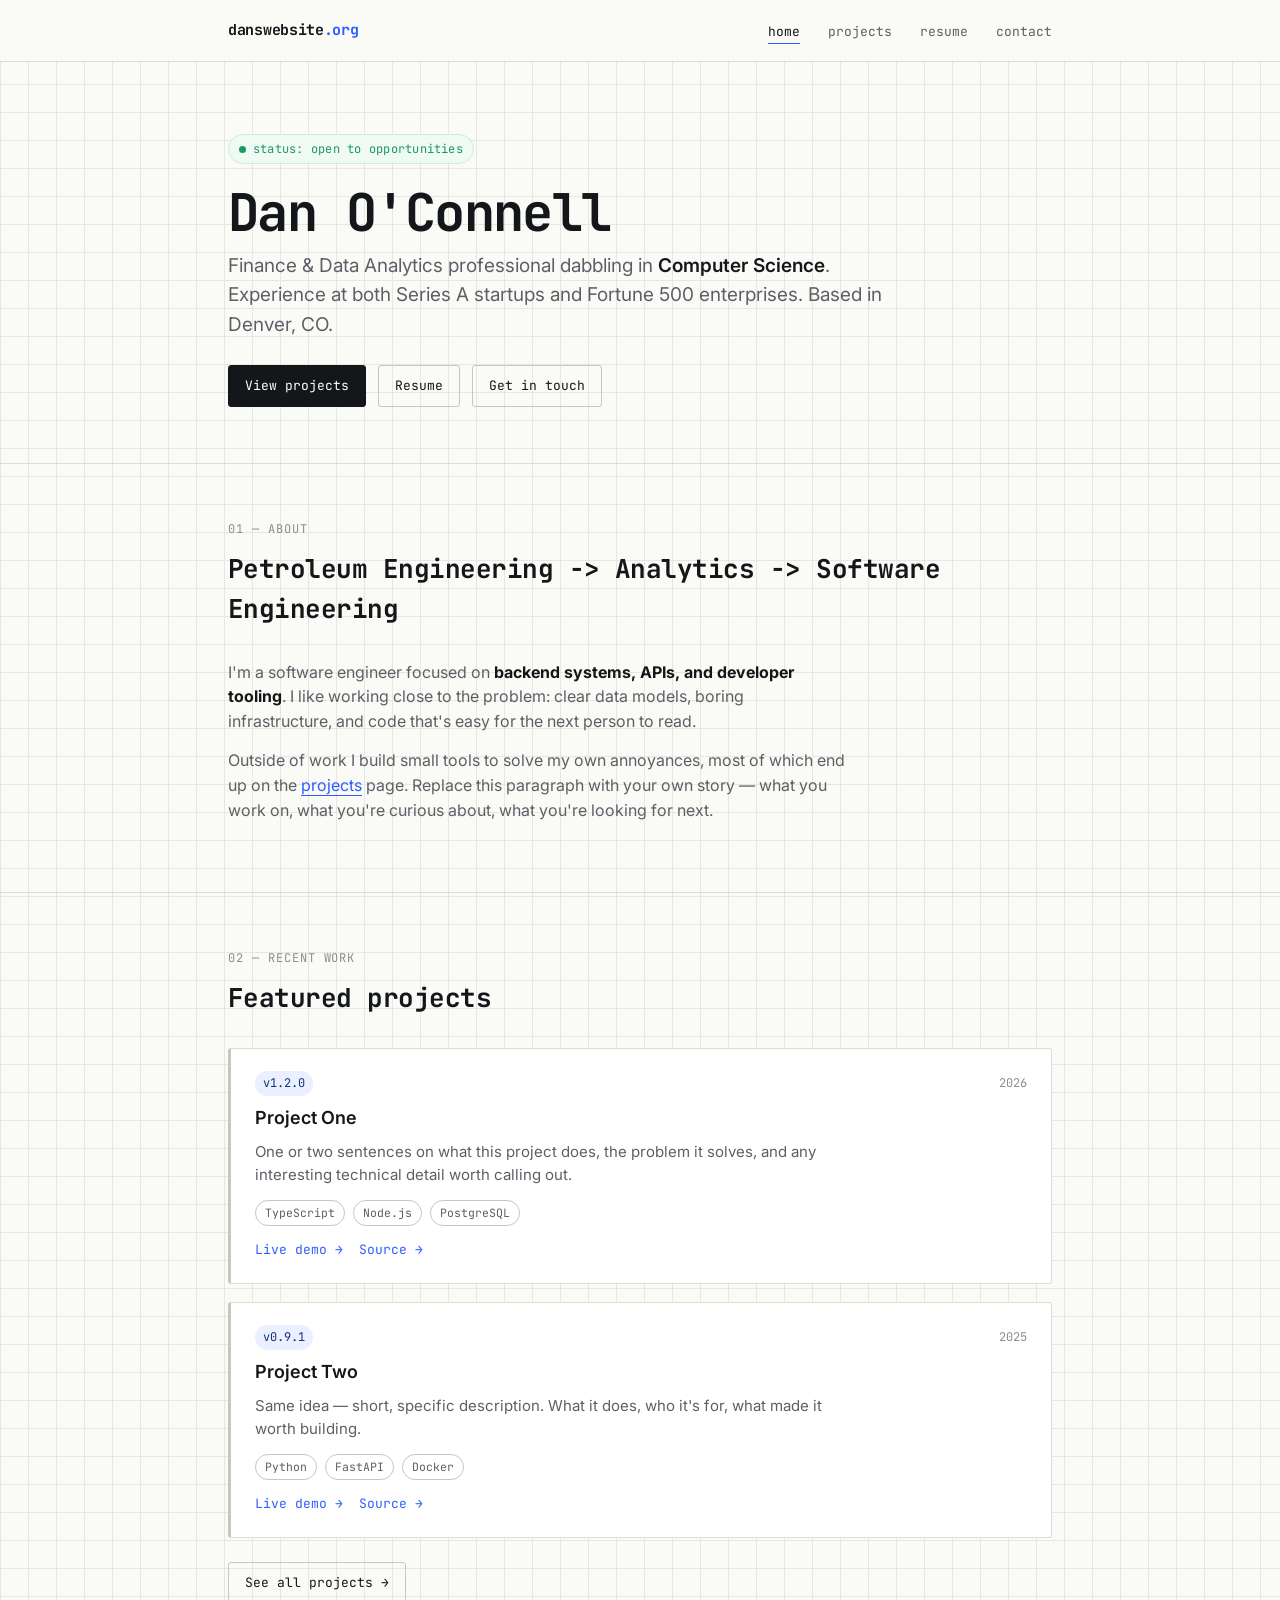
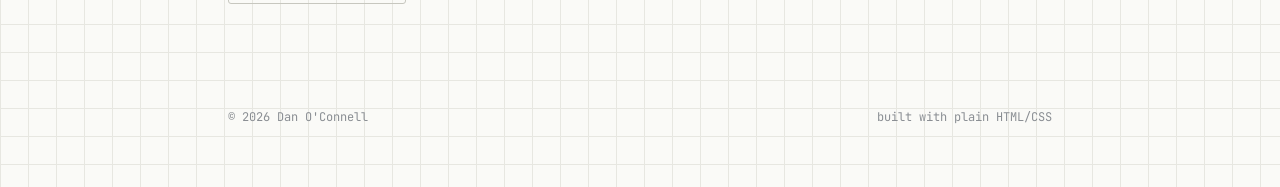
<file: index.html>
<!DOCTYPE html>
<html lang="en">
<head>
<meta charset="UTF-8">
<meta name="viewport" content="width=device-width, initial-scale=1.0">
<title>Dan O'Connell</title>
<meta name="description" content="Dan O'Connell - Projects, resume, and contact.">
<link rel="preconnect" href="https://fonts.googleapis.com">
<link rel="preconnect" href="https://fonts.gstatic.com" crossorigin>
<link href="https://fonts.googleapis.com/css2?family=Inter:wght@400;500;600;700&family=JetBrains+Mono:wght@400;500;700&display=swap" rel="stylesheet">
<link rel="stylesheet" href="styles.css">
</head>
<body>

<header class="site-header">
  <div class="wrap">
    <a class="brand" href="index.html">danswebsite<span class="dot">.org</span></a>
    <nav>
      <ul class="nav-links">
        <li><a href="index.html" aria-current="page">home</a></li>
        <li><a href="projects.html">projects</a></li>
        <li><a href="resume.html">resume</a></li>
        <li><a href="contact.html">contact</a></li>
      </ul>
    </nav>
  </div>
</header>

<main>
  <section class="hero">
    <div class="wrap">
      <span class="status-badge"><span class="pulse"></span>status: open to opportunities</span>
      <h1 class="hero-name">Dan O'Connell</h1>
      <p class="hero-role">Finance & Data Analytics professional dabbling in <strong>Computer Science</strong>. Experience at both Series A startups and Fortune 500 enterprises. Based in Denver, CO.</p>
      <div class="hero-links">
        <a class="btn btn-primary" href="projects.html">View projects</a>
        <a class="btn" href="resume.html">Resume</a>
        <a class="btn" href="contact.html">Get in touch</a>
      </div>
    </div>
  </section>

  <section class="block">
    <div class="wrap">
      <p class="eyebrow">01 — About</p>
      <h2 class="section-title">Petroleum Engineering -> Analytics -> Software Engineering</h2>
      <div class="about-text">
        <p>I'm a software engineer focused on <strong>backend systems, APIs, and developer tooling</strong>. I like working close to the problem: clear data models, boring infrastructure, and code that's easy for the next person to read.</p>
        <p>Outside of work I build small tools to solve my own annoyances, most of which end up on the <a href="projects.html" style="color: var(--accent); text-decoration: none; border-bottom: 1px solid var(--accent);">projects</a> page. Replace this paragraph with your own story — what you work on, what you're curious about, what you're looking for next.</p>
      </div>
    </div>
  </section>

  <section class="block">
    <div class="wrap">
      <p class="eyebrow">02 — Recent work</p>
      <h2 class="section-title">Featured projects</h2>
      <div class="changelog">

        <article class="entry">
          <div class="entry-head">
            <span class="entry-tag">v1.2.0</span>
            <span class="entry-date">2026</span>
          </div>
          <h3 class="entry-title">Project One</h3>
          <p class="entry-desc">One or two sentences on what this project does, the problem it solves, and any interesting technical detail worth calling out.</p>
          <div class="entry-stack">
            <span class="chip">TypeScript</span>
            <span class="chip">Node.js</span>
            <span class="chip">PostgreSQL</span>
          </div>
          <div class="entry-links">
            <a href="#">Live demo →</a>
            <a href="#">Source →</a>
          </div>
        </article>

        <article class="entry">
          <div class="entry-head">
            <span class="entry-tag">v0.9.1</span>
            <span class="entry-date">2025</span>
          </div>
          <h3 class="entry-title">Project Two</h3>
          <p class="entry-desc">Same idea — short, specific description. What it does, who it's for, what made it worth building.</p>
          <div class="entry-stack">
            <span class="chip">Python</span>
            <span class="chip">FastAPI</span>
            <span class="chip">Docker</span>
          </div>
          <div class="entry-links">
            <a href="#">Live demo →</a>
            <a href="#">Source →</a>
          </div>
        </article>

      </div>
      <p style="margin-top: 24px;"><a class="btn" href="projects.html">See all projects →</a></p>
    </div>
  </section>
</main>

<footer class="site-footer">
  <div class="wrap">
    <span class="footer-note">© 2026 Dan O'Connell</span>
    <span class="footer-note">built with plain HTML/CSS</span>
  </div>
</footer>

</body>
</html>
</file>
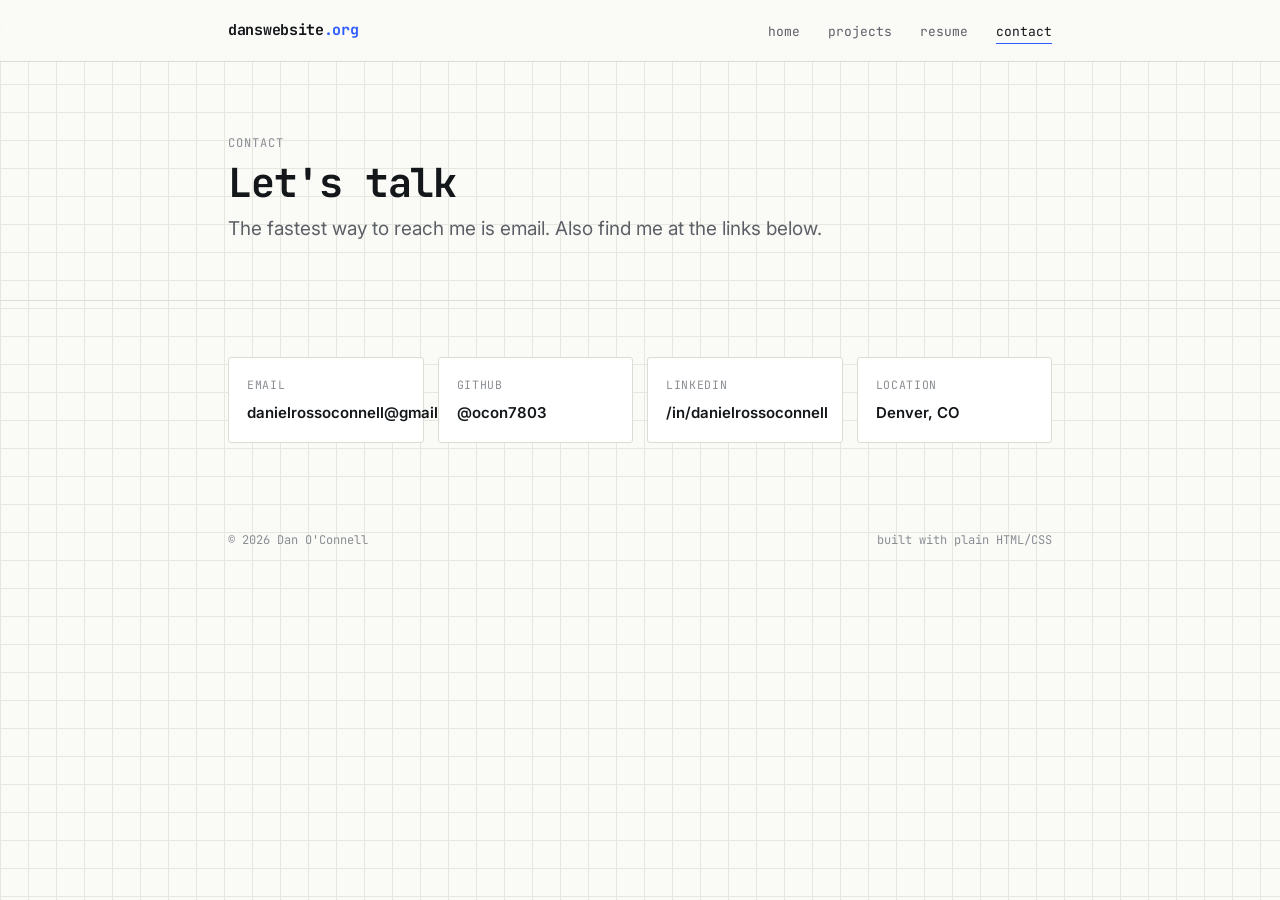
<file: contact.html>
<!DOCTYPE html>
<html lang="en">
<head>
<meta charset="UTF-8">
<meta name="viewport" content="width=device-width, initial-scale=1.0">
<title>Contact — Dan O'Connell</title>
<link rel="preconnect" href="https://fonts.googleapis.com">
<link rel="preconnect" href="https://fonts.gstatic.com" crossorigin>
<link href="https://fonts.googleapis.com/css2?family=Inter:wght@400;500;600;700&family=JetBrains+Mono:wght@400;500;700&display=swap" rel="stylesheet">
<link rel="stylesheet" href="styles.css">
</head>
<body>

<header class="site-header">
  <div class="wrap">
    <a class="brand" href="index.html">danswebsite<span class="dot">.org</span></a>
    <nav>
      <ul class="nav-links">
        <li><a href="index.html">home</a></li>
        <li><a href="projects.html">projects</a></li>
        <li><a href="resume.html">resume</a></li>
        <li><a href="contact.html" aria-current="page">contact</a></li>
      </ul>
    </nav>
  </div>
</header>

<main>
  <section class="hero" style="padding-bottom: 30px;">
    <div class="wrap">
      <p class="eyebrow">Contact</p>
      <h1 class="hero-name" style="font-size: clamp(28px, 4vw, 40px);">Let's talk</h1>
      <p class="hero-role">The fastest way to reach me is email. Also find me at the links below.</p>
    </div>
  </section>

  <section class="block" style="border-bottom: none;">
    <div class="wrap">
      <div class="contact-grid">
        <a class="contact-card" href="mailto:you@example.com">
          <span class="label">Email</span>
          <span class="value">danielrossoconnell@gmail.com</span>
        </a>
        <a class="contact-card" href="https://github.com/ocon7803" target="_blank" rel="noopener">
          <span class="label">GitHub</span>
          <span class="value">@ocon7803</span>
        </a>
        <a class="contact-card" href="https://linkedin.com/in/danielrossoconnell" target="_blank" rel="noopener">
          <span class="label">LinkedIn</span>
          <span class="value">/in/danielrossoconnell</span>
        </a>
        <a class="contact-card" href="https://danswebsite.org" target="_blank" rel="noopener">
          <span class="label">Location</span>
          <span class="value">Denver, CO</span>
        </a>
      </div>
    </div>
  </section>
</main>

<footer class="site-footer">
  <div class="wrap">
    <span class="footer-note">© 2026 Dan O'Connell</span>
    <span class="footer-note">built with plain HTML/CSS</span>
  </div>
</footer>

</body>
</html>
</file>
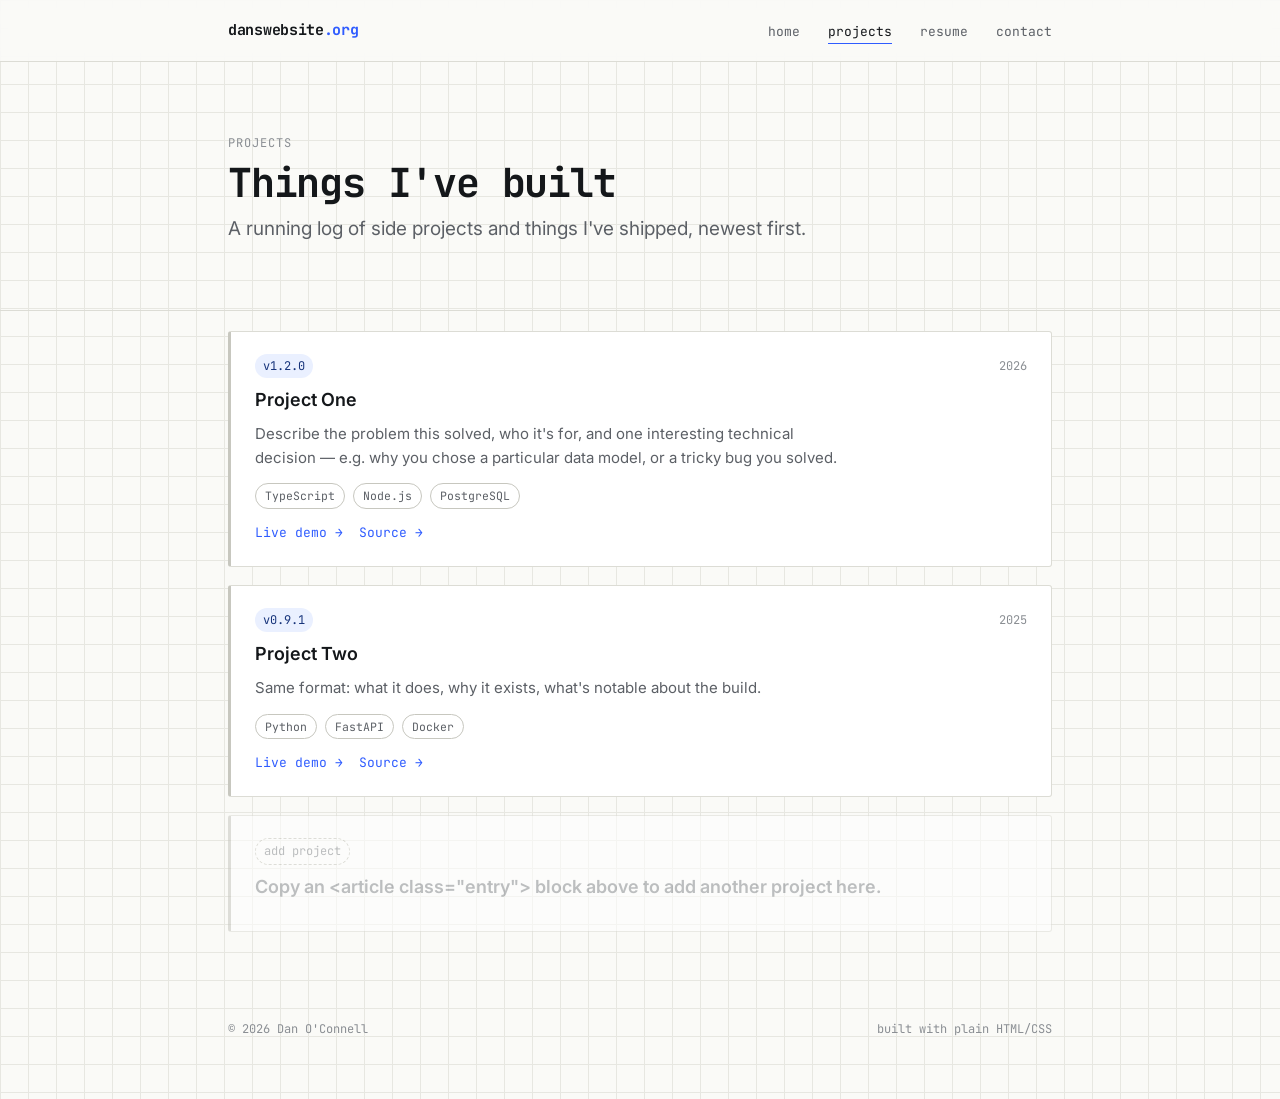
<file: projects.html>
<!DOCTYPE html>
<html lang="en">
<head>
<meta charset="UTF-8">
<meta name="viewport" content="width=device-width, initial-scale=1.0">
<title>Projects — Dan O'Connell</title>
<link rel="preconnect" href="https://fonts.googleapis.com">
<link rel="preconnect" href="https://fonts.gstatic.com" crossorigin>
<link href="https://fonts.googleapis.com/css2?family=Inter:wght@400;500;600;700&family=JetBrains+Mono:wght@400;500;700&display=swap" rel="stylesheet">
<link rel="stylesheet" href="styles.css">
</head>
<body>

<header class="site-header">
  <div class="wrap">
    <a class="brand" href="index.html">danswebsite<span class="dot">.org</span></a>
    <nav>
      <ul class="nav-links">
        <li><a href="index.html">home</a></li>
        <li><a href="projects.html" aria-current="page">projects</a></li>
        <li><a href="resume.html">resume</a></li>
        <li><a href="contact.html">contact</a></li>
      </ul>
    </nav>
  </div>
</header>

<main>
  <section class="hero" style="padding-bottom: 40px;">
    <div class="wrap">
      <p class="eyebrow">Projects</p>
      <h1 class="hero-name" style="font-size: clamp(28px, 4vw, 40px);">Things I've built</h1>
      <p class="hero-role">A running log of side projects and things I've shipped, newest first.</p>
    </div>
  </section>

  <section class="block" style="border-bottom: none; padding-top: 20px;">
    <div class="wrap">
      <div class="changelog">

        <article class="entry">
          <div class="entry-head">
            <span class="entry-tag">v1.2.0</span>
            <span class="entry-date">2026</span>
          </div>
          <h3 class="entry-title">Project One</h3>
          <p class="entry-desc">Describe the problem this solved, who it's for, and one interesting technical decision — e.g. why you chose a particular data model, or a tricky bug you solved.</p>
          <div class="entry-stack">
            <span class="chip">TypeScript</span>
            <span class="chip">Node.js</span>
            <span class="chip">PostgreSQL</span>
          </div>
          <div class="entry-links">
            <a href="#">Live demo →</a>
            <a href="#">Source →</a>
          </div>
        </article>

        <article class="entry">
          <div class="entry-head">
            <span class="entry-tag">v0.9.1</span>
            <span class="entry-date">2025</span>
          </div>
          <h3 class="entry-title">Project Two</h3>
          <p class="entry-desc">Same format: what it does, why it exists, what's notable about the build.</p>
          <div class="entry-stack">
            <span class="chip">Python</span>
            <span class="chip">FastAPI</span>
            <span class="chip">Docker</span>
          </div>
          <div class="entry-links">
            <a href="#">Live demo →</a>
            <a href="#">Source →</a>
          </div>
        </article>

        <article class="entry" style="opacity: 0.55;">
          <div class="entry-head">
            <span class="entry-tag" style="background: transparent; border: 1px dashed var(--line-strong); color: var(--ink-faint);">add project</span>
          </div>
          <h3 class="entry-title" style="color: var(--ink-faint);">Copy an &lt;article class="entry"&gt; block above to add another project here.</h3>
        </article>

      </div>
    </div>
  </section>
</main>

<footer class="site-footer">
  <div class="wrap">
    <span class="footer-note">© 2026 Dan O'Connell</span>
    <span class="footer-note">built with plain HTML/CSS</span>
  </div>
</footer>

</body>
</html>
</file>
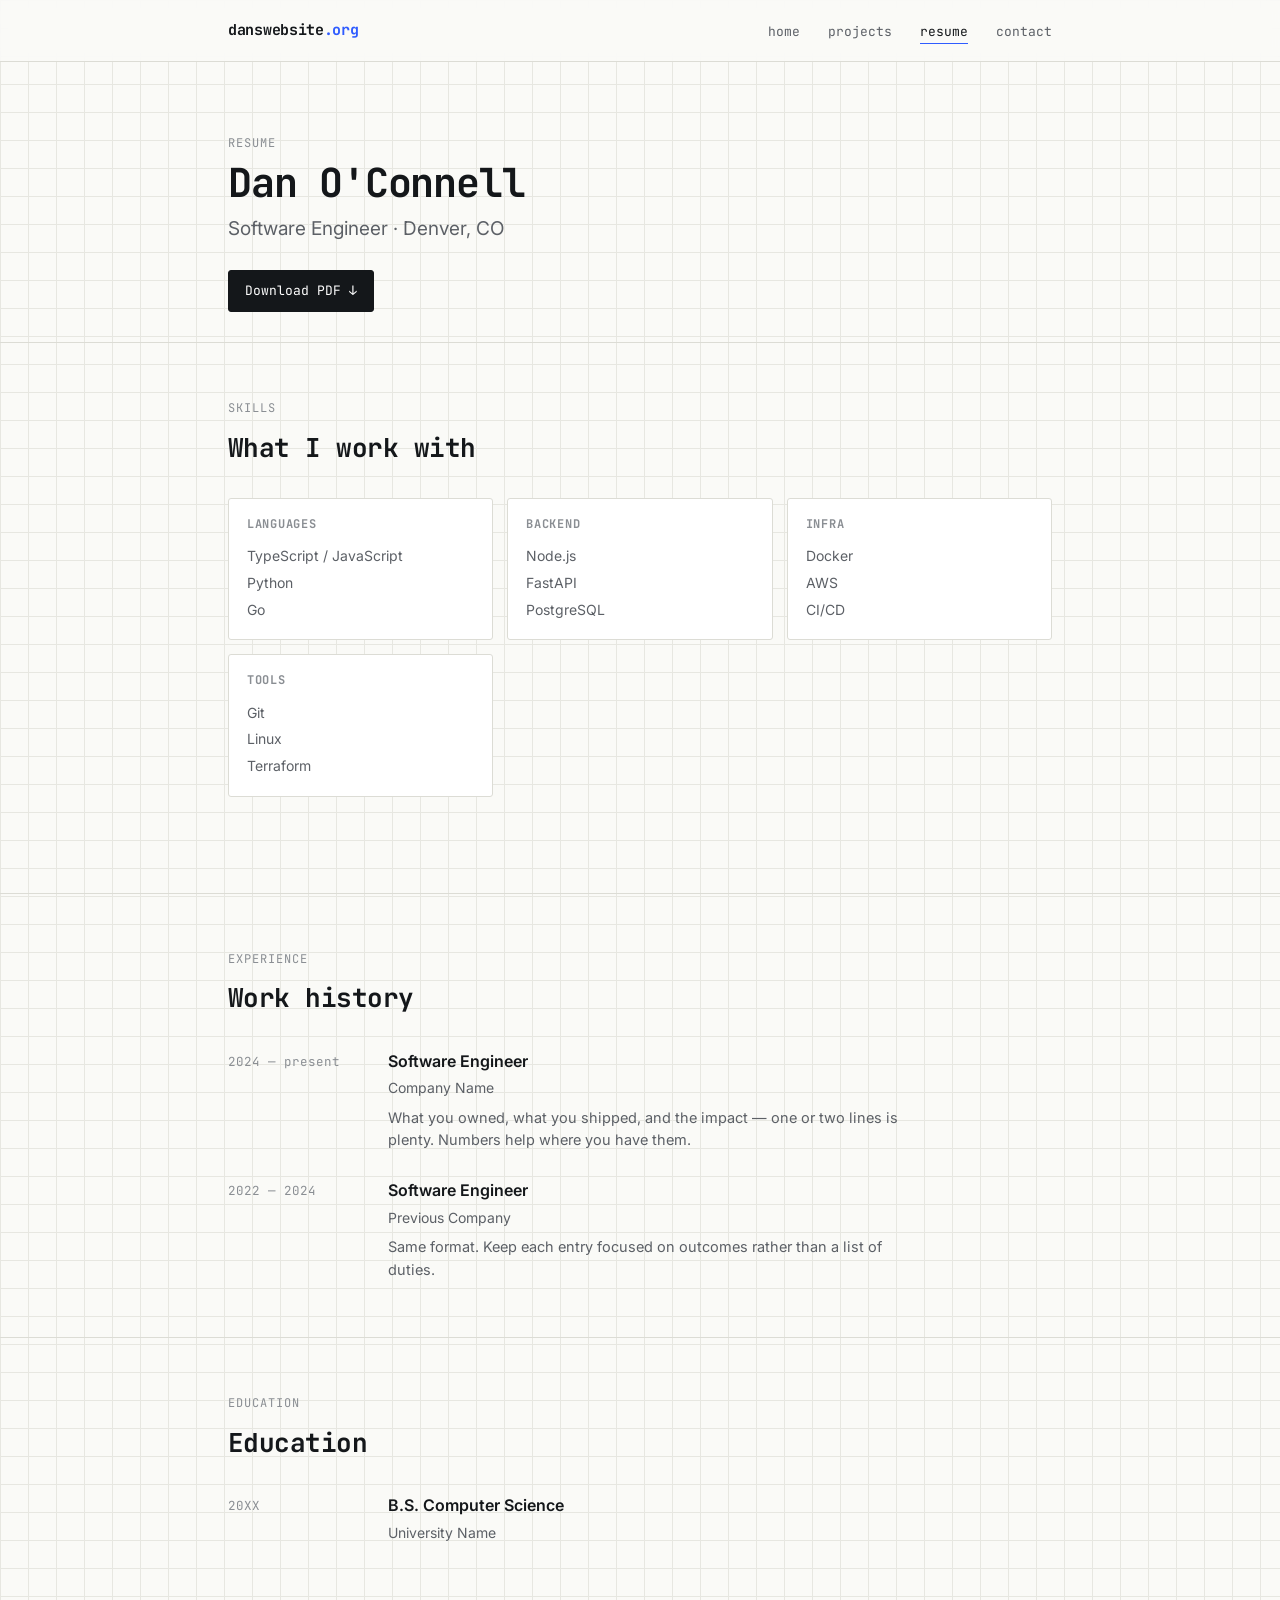
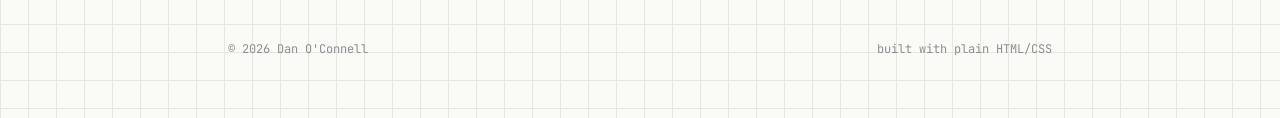
<file: resume.html>
<!DOCTYPE html>
<html lang="en">
<head>
<meta charset="UTF-8">
<meta name="viewport" content="width=device-width, initial-scale=1.0">
<title>Resume — Dan O'Connell</title>
<link rel="preconnect" href="https://fonts.googleapis.com">
<link rel="preconnect" href="https://fonts.gstatic.com" crossorigin>
<link href="https://fonts.googleapis.com/css2?family=Inter:wght@400;500;600;700&family=JetBrains+Mono:wght@400;500;700&display=swap" rel="stylesheet">
<link rel="stylesheet" href="styles.css">
</head>
<body>

<header class="site-header">
  <div class="wrap">
    <a class="brand" href="index.html">danswebsite<span class="dot">.org</span></a>
    <nav>
      <ul class="nav-links">
        <li><a href="index.html">home</a></li>
        <li><a href="projects.html">projects</a></li>
        <li><a href="resume.html" aria-current="page">resume</a></li>
        <li><a href="contact.html">contact</a></li>
      </ul>
    </nav>
  </div>
</header>

<main>
  <section class="hero" style="padding-bottom: 30px;">
    <div class="wrap">
      <p class="eyebrow">Resume</p>
      <h1 class="hero-name" style="font-size: clamp(28px, 4vw, 40px);">Dan O'Connell</h1>
      <p class="hero-role">Software Engineer · Denver, CO</p>
      <div class="hero-links">
        <a class="btn btn-primary" href="assets/resume.pdf" download>Download PDF ↓</a>
      </div>
    </div>
  </section>

  <section class="block">
    <div class="wrap">
      <p class="eyebrow">Skills</p>
      <h2 class="section-title">What I work with</h2>
      <div class="skills-grid">
        <div class="skill-cat">
          <h3>Languages</h3>
          <ul><li>TypeScript / JavaScript</li><li>Python</li><li>Go</li></ul>
        </div>
        <div class="skill-cat">
          <h3>Backend</h3>
          <ul><li>Node.js</li><li>FastAPI</li><li>PostgreSQL</li></ul>
        </div>
        <div class="skill-cat">
          <h3>Infra</h3>
          <ul><li>Docker</li><li>AWS</li><li>CI/CD</li></ul>
        </div>
        <div class="skill-cat">
          <h3>Tools</h3>
          <ul><li>Git</li><li>Linux</li><li>Terraform</li></ul>
        </div>
      </div>
    </div>
  </section>

  <section class="block">
    <div class="wrap">
      <p class="eyebrow">Experience</p>
      <h2 class="section-title">Work history</h2>
      <div class="timeline">
        <div class="tl-entry">
          <span class="tl-date">2024 — present</span>
          <div>
            <p class="tl-role">Software Engineer</p>
            <p class="tl-org">Company Name</p>
            <p class="tl-desc">What you owned, what you shipped, and the impact — one or two lines is plenty. Numbers help where you have them.</p>
          </div>
        </div>
        <div class="tl-entry">
          <span class="tl-date">2022 — 2024</span>
          <div>
            <p class="tl-role">Software Engineer</p>
            <p class="tl-org">Previous Company</p>
            <p class="tl-desc">Same format. Keep each entry focused on outcomes rather than a list of duties.</p>
          </div>
        </div>
      </div>
    </div>
  </section>

  <section class="block">
    <div class="wrap">
      <p class="eyebrow">Education</p>
      <h2 class="section-title">Education</h2>
      <div class="timeline">
        <div class="tl-entry">
          <span class="tl-date">20XX</span>
          <div>
            <p class="tl-role">B.S. Computer Science</p>
            <p class="tl-org">University Name</p>
          </div>
        </div>
      </div>
    </div>
  </section>
</main>

<footer class="site-footer">
  <div class="wrap">
    <span class="footer-note">© 2026 Dan O'Connell</span>
    <span class="footer-note">built with plain HTML/CSS</span>
  </div>
</footer>

</body>
</html>
</file>
<file: styles.css>
/* =========================================================
   Design tokens
   ========================================================= */
:root {
  --bg: #FAFAF7;
  --bg-grid: #E7E7E1;
  --panel: #FFFFFF;
  --ink: #14171A;
  --ink-soft: #5C6066;
  --ink-faint: #8A8E93;
  --accent: #2F5CFF;
  --accent-soft: #EAF0FF;
  --accent-ink: #16337A;
  --line: #DCDCD5;
  --line-strong: #C7C7BF;
  --status: #1D9A5C;

  --font-mono: 'JetBrains Mono', 'SFMono-Regular', Consolas, monospace;
  --font-sans: 'Inter', -apple-system, BlinkMacSystemFont, 'Segoe UI', sans-serif;

  --grid-size: 28px;
  --radius: 3px;
}

* { box-sizing: border-box; }

html { scroll-behavior: smooth; }

body {
  margin: 0;
  background-color: var(--bg);
  background-image:
    linear-gradient(var(--bg-grid) 1px, transparent 1px),
    linear-gradient(90deg, var(--bg-grid) 1px, transparent 1px);
  background-size: var(--grid-size) var(--grid-size);
  color: var(--ink);
  font-family: var(--font-sans);
  font-size: 16px;
  line-height: 1.55;
  -webkit-font-smoothing: antialiased;
}

@media (prefers-reduced-motion: reduce) {
  html { scroll-behavior: auto; }
  * { animation-duration: 0.001ms !important; transition-duration: 0.001ms !important; }
}

a { color: inherit; }

.wrap {
  max-width: 880px;
  margin: 0 auto;
  padding: 0 28px;
}

/* =========================================================
   Header / nav
   ========================================================= */
.site-header {
  position: sticky;
  top: 0;
  z-index: 20;
  background: rgba(250, 250, 247, 0.88);
  backdrop-filter: blur(6px);
  border-bottom: 1px solid var(--line);
}

.site-header .wrap {
  display: flex;
  align-items: center;
  justify-content: space-between;
  padding-top: 18px;
  padding-bottom: 18px;
}

.brand {
  font-family: var(--font-mono);
  font-weight: 700;
  font-size: 15px;
  letter-spacing: -0.02em;
  text-decoration: none;
  color: var(--ink);
}

.brand .dot { color: var(--accent); }

.nav-links {
  display: flex;
  gap: 28px;
  list-style: none;
  margin: 0;
  padding: 0;
}

.nav-links a {
  font-family: var(--font-mono);
  font-size: 13px;
  text-decoration: none;
  color: var(--ink-soft);
  padding-bottom: 3px;
  border-bottom: 1px solid transparent;
  transition: color 0.15s ease, border-color 0.15s ease;
}

.nav-links a:hover,
.nav-links a[aria-current="page"] {
  color: var(--ink);
  border-color: var(--accent);
}

/* =========================================================
   Hero
   ========================================================= */
.hero {
  padding: 72px 0 56px;
  border-bottom: 1px solid var(--line);
}

.status-badge {
  display: inline-flex;
  align-items: center;
  gap: 7px;
  font-family: var(--font-mono);
  font-size: 12px;
  letter-spacing: 0.02em;
  color: var(--status);
  background: #F0FAF4;
  border: 1px solid #CFEBDB;
  padding: 5px 10px;
  border-radius: 999px;
  margin-bottom: 22px;
}

.status-badge .pulse {
  width: 7px;
  height: 7px;
  border-radius: 50%;
  background: var(--status);
  box-shadow: 0 0 0 0 rgba(29, 154, 92, 0.5);
  animation: pulse 2.2s infinite;
}

@keyframes pulse {
  0%   { box-shadow: 0 0 0 0 rgba(29, 154, 92, 0.45); }
  70%  { box-shadow: 0 0 0 7px rgba(29, 154, 92, 0); }
  100% { box-shadow: 0 0 0 0 rgba(29, 154, 92, 0); }
}

h1.hero-name {
  font-family: var(--font-mono);
  font-size: clamp(32px, 5vw, 52px);
  font-weight: 700;
  letter-spacing: -0.03em;
  margin: 0 0 10px;
  line-height: 1.05;
}

.hero-role {
  font-size: 19px;
  color: var(--ink-soft);
  margin: 0 0 26px;
  max-width: 56ch;
}

.hero-role strong { color: var(--ink); font-weight: 600; }

.hero-links {
  display: flex;
  flex-wrap: wrap;
  gap: 12px;
}

.btn {
  display: inline-flex;
  align-items: center;
  gap: 8px;
  font-family: var(--font-mono);
  font-size: 13px;
  text-decoration: none;
  padding: 10px 16px;
  border-radius: var(--radius);
  border: 1px solid var(--line-strong);
  color: var(--ink);
  transition: border-color 0.15s ease, background 0.15s ease, transform 0.1s ease;
}

.btn:hover { border-color: var(--accent); background: var(--accent-soft); }
.btn:active { transform: translateY(1px); }

.btn-primary {
  background: var(--ink);
  border-color: var(--ink);
  color: #fff;
}

.btn-primary:hover { background: var(--accent); border-color: var(--accent); }

/* =========================================================
   Section scaffolding
   ========================================================= */
section.block {
  padding: 56px 0;
  border-bottom: 1px solid var(--line);
}

section.block:last-of-type { border-bottom: none; }

.eyebrow {
  font-family: var(--font-mono);
  font-size: 12px;
  color: var(--ink-faint);
  letter-spacing: 0.08em;
  text-transform: uppercase;
  margin: 0 0 10px;
}

h2.section-title {
  font-family: var(--font-mono);
  font-size: 26px;
  font-weight: 700;
  letter-spacing: -0.02em;
  margin: 0 0 30px;
}

/* =========================================================
   About
   ========================================================= */
.about-text {
  max-width: 62ch;
  color: var(--ink-soft);
  font-size: 16px;
}

.about-text p { margin: 0 0 14px; }
.about-text strong { color: var(--ink); }

/* =========================================================
   Changelog / project entries
   ========================================================= */
.changelog {
  display: flex;
  flex-direction: column;
  gap: 18px;
}

.entry {
  background: var(--panel);
  border: 1px solid var(--line);
  border-left: 3px solid var(--line-strong);
  border-radius: var(--radius);
  padding: 22px 24px;
  transition: border-left-color 0.15s ease, box-shadow 0.15s ease;
}

.entry:hover {
  border-left-color: var(--accent);
  box-shadow: 0 2px 14px rgba(20, 23, 26, 0.05);
}

.entry-head {
  display: flex;
  align-items: baseline;
  justify-content: space-between;
  gap: 12px;
  flex-wrap: wrap;
  margin-bottom: 8px;
}

.entry-tag {
  font-family: var(--font-mono);
  font-size: 12px;
  color: var(--accent-ink);
  background: var(--accent-soft);
  padding: 3px 8px;
  border-radius: 999px;
}

.entry-date {
  font-family: var(--font-mono);
  font-size: 12px;
  color: var(--ink-faint);
}

.entry-title {
  font-size: 18px;
  font-weight: 600;
  margin: 0 0 8px;
}

.entry-desc {
  color: var(--ink-soft);
  font-size: 15px;
  margin: 0 0 14px;
  max-width: 65ch;
}

.entry-stack {
  display: flex;
  flex-wrap: wrap;
  gap: 8px;
  margin-bottom: 14px;
}

.chip {
  font-family: var(--font-mono);
  font-size: 11.5px;
  color: var(--ink-soft);
  border: 1px solid var(--line-strong);
  padding: 3px 9px;
  border-radius: 999px;
}

.entry-links {
  display: flex;
  gap: 16px;
}

.entry-links a {
  font-family: var(--font-mono);
  font-size: 13px;
  text-decoration: none;
  color: var(--accent);
  border-bottom: 1px solid transparent;
}

.entry-links a:hover { border-color: var(--accent); }

/* =========================================================
   Skills grid (resume page)
   ========================================================= */
.skills-grid {
  display: grid;
  grid-template-columns: repeat(auto-fill, minmax(200px, 1fr));
  gap: 14px;
  margin-bottom: 40px;
}

.skill-cat {
  border: 1px solid var(--line);
  border-radius: var(--radius);
  padding: 16px 18px;
  background: var(--panel);
}

.skill-cat h3 {
  font-family: var(--font-mono);
  font-size: 12px;
  text-transform: uppercase;
  letter-spacing: 0.06em;
  color: var(--ink-faint);
  margin: 0 0 10px;
}

.skill-cat ul {
  list-style: none;
  margin: 0;
  padding: 0;
  font-size: 14px;
  color: var(--ink-soft);
  line-height: 1.9;
}

.timeline {
  display: flex;
  flex-direction: column;
  gap: 26px;
}

.tl-entry {
  display: grid;
  grid-template-columns: 140px 1fr;
  gap: 20px;
}

.tl-date {
  font-family: var(--font-mono);
  font-size: 12.5px;
  color: var(--ink-faint);
  padding-top: 3px;
}

.tl-role { font-weight: 600; font-size: 16px; margin: 0 0 4px; }
.tl-org { color: var(--ink-soft); font-size: 14px; margin: 0 0 8px; }
.tl-desc { color: var(--ink-soft); font-size: 14.5px; margin: 0; max-width: 58ch; }

@media (max-width: 560px) {
  .tl-entry { grid-template-columns: 1fr; gap: 4px; }
}

/* =========================================================
   Contact
   ========================================================= */
.contact-grid {
  display: grid;
  grid-template-columns: repeat(auto-fit, minmax(160px, 1fr));
  gap: 14px;
}

.contact-card {
  display: block;
  border: 1px solid var(--line);
  border-radius: var(--radius);
  padding: 18px;
  text-decoration: none;
  color: var(--ink);
  background: var(--panel);
  transition: border-color 0.15s ease, transform 0.1s ease;
}

.contact-card:hover { border-color: var(--accent); transform: translateY(-2px); }

.contact-card .label {
  font-family: var(--font-mono);
  font-size: 11.5px;
  color: var(--ink-faint);
  text-transform: uppercase;
  letter-spacing: 0.06em;
  margin-bottom: 6px;
  display: block;
}

.contact-card .value { font-size: 15px; font-weight: 600; }

/* =========================================================
   Footer
   ========================================================= */
footer.site-footer {
  padding: 32px 0 60px;
}

footer.site-footer .wrap {
  display: flex;
  justify-content: space-between;
  align-items: center;
  flex-wrap: wrap;
  gap: 10px;
}

.footer-note {
  font-family: var(--font-mono);
  font-size: 12px;
  color: var(--ink-faint);
}

/* focus states for accessibility */
a:focus-visible, button:focus-visible {
  outline: 2px solid var(--accent);
  outline-offset: 2px;
}
</file>
